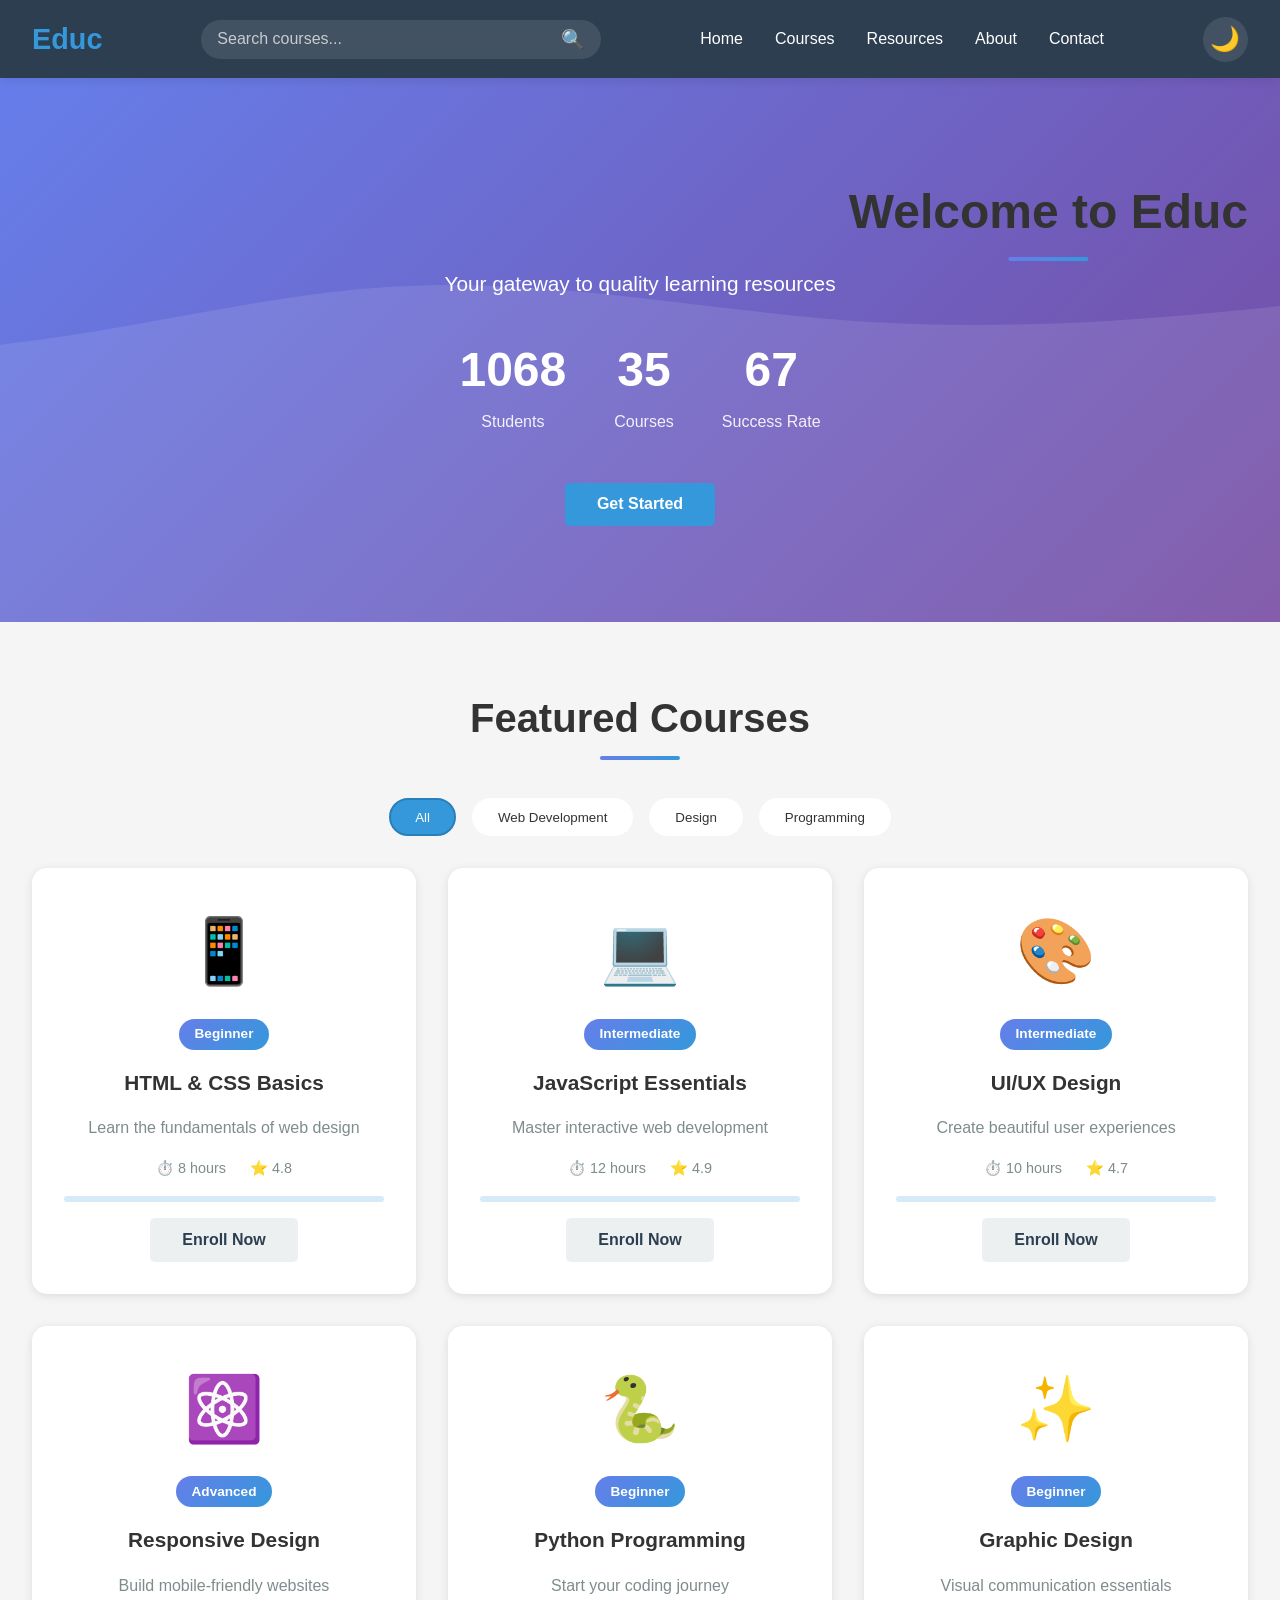
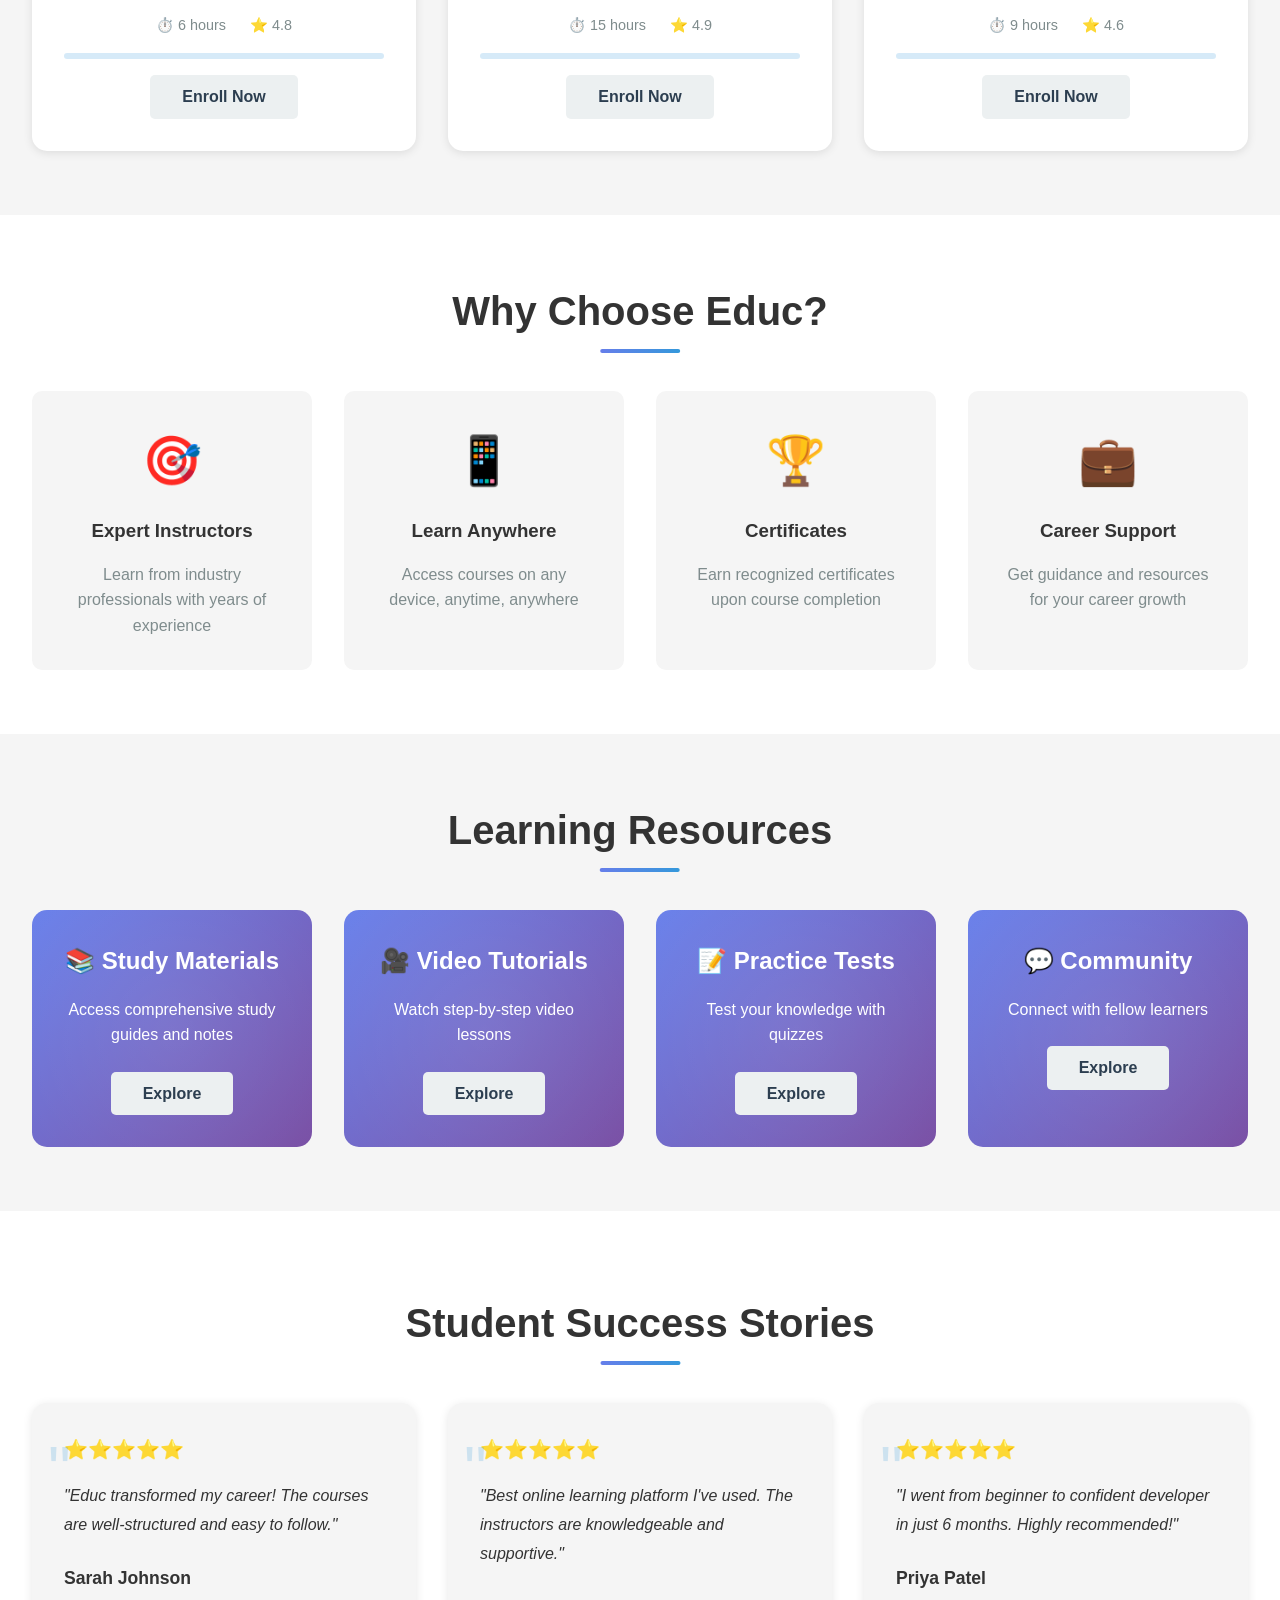
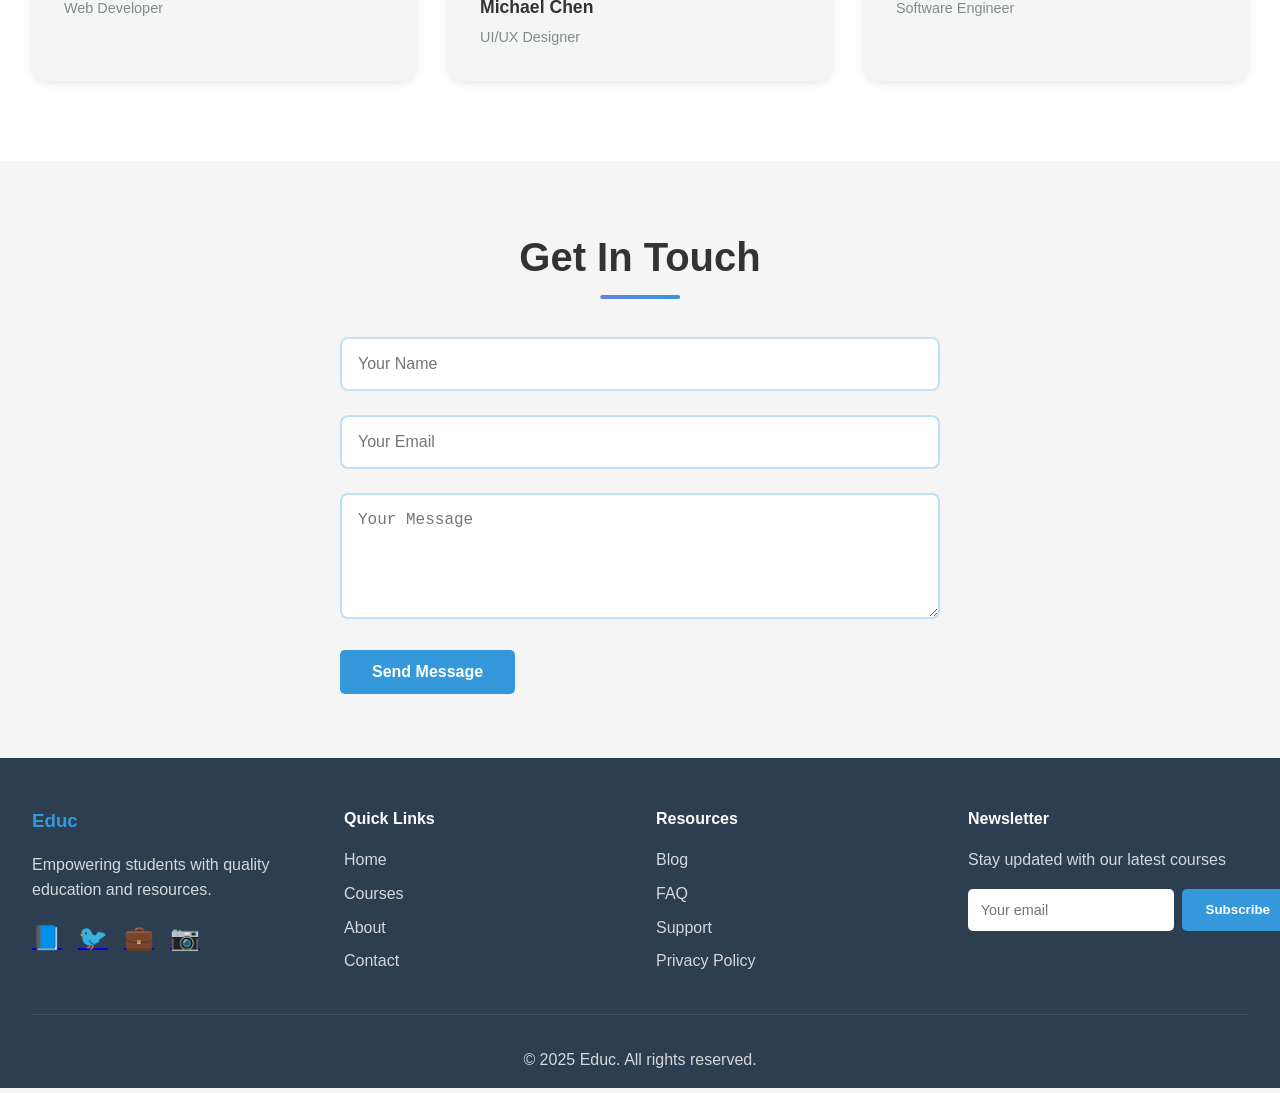
<file: index.html>
<!DOCTYPE html>
<html lang="en">
<head>
    <meta charset="UTF-8">
    <meta name="viewport" content="width=device-width, initial-scale=1.0">
    <title>Educ - Education Platform</title>
    <link rel="stylesheet" href="css/base.css">
    <link rel="stylesheet" href="css/layout.css">
    <link rel="stylesheet" href="css/components.css">
    <link rel="stylesheet" href="css/sections.css">
    <link rel="stylesheet" href="css/theme.css">
    <link rel="stylesheet" href="css/responsive.css">
</head>
<body>
    <div data-partial="header"></div>

    <main id="mainContent">
        <div data-partial="hero"></div>
        <div data-partial="courses"></div>
        <div data-partial="about"></div>
        <div data-partial="resources"></div>
        <div data-partial="testimonials"></div>
        <div data-partial="contact"></div>
    </main>

    <div data-partial="footer"></div>
    <div data-partial="scroll-top"></div>

    <script src="script.js" type="module"></script>
</body>
</html>
</file>
<file: css/base.css>
/* Base reset and typography */
* {
    margin: 0;
    padding: 0;
    box-sizing: border-box;
}

:root {
    --primary-color: #3498db;
    --secondary-color: #2c3e50;
    --accent-color: #667eea;
    --success-color: #2ecc71;
    --danger-color: #e74c3c;
    --text-color: #333;
    --bg-color: #f5f5f5;
    --card-bg: #ffffff;
    --shadow: 0 2px 10px rgba(0, 0, 0, 0.1);
    --shadow-hover: 0 10px 25px rgba(0, 0, 0, 0.15);
    --transition: all 0.3s ease;
}

body {
    font-family: 'Segoe UI', Tahoma, Geneva, Verdana, sans-serif;
    line-height: 1.6;
    color: var(--text-color);
    background-color: var(--bg-color);
    transition: background-color 0.3s ease, color 0.3s ease;
}

section {
    max-width: 1400px;
    margin: 0 auto;
    padding: 4rem 2rem;
}

section h2 {
    text-align: center;
    font-size: 2.5rem;
    margin-bottom: 3rem;
    color: var(--text-color);
    position: relative;
    display: inline-block;
    left: 50%;
    transform: translateX(-50%);
}

section h2::after {
    content: '';
    position: absolute;
    bottom: -10px;
    left: 50%;
    transform: translateX(-50%);
    width: 80px;
    height: 4px;
    background: linear-gradient(90deg, var(--accent-color), var(--primary-color));
    border-radius: 2px;
}

@keyframes fadeInUp {
    from {
        opacity: 0;
        transform: translateY(30px);
    }
    to {
        opacity: 1;
        transform: translateY(0);
    }
}

@keyframes slideInDown {
    from {
        opacity: 0;
        transform: translateY(-20px);
    }
    to {
        opacity: 1;
        transform: translateY(0);
    }
}
</file>
<file: css/layout.css>
/* Header and navigation */
header {
    background-color: var(--secondary-color);
    color: white;
    padding: 1rem 0;
    position: sticky;
    top: 0;
    z-index: 1000;
    box-shadow: var(--shadow);
}

.navbar {
    max-width: 1400px;
    margin: 0 auto;
    display: flex;
    justify-content: space-between;
    align-items: center;
    padding: 0 2rem;
    gap: 2rem;
}

.nav-brand h1 {
    font-size: 1.8rem;
    color: var(--primary-color);
    cursor: pointer;
}

/* Search box */
.search-box {
    display: flex;
    align-items: center;
    background: rgba(255, 255, 255, 0.1);
    border-radius: 25px;
    padding: 0.5rem 1rem;
    flex: 0 1 400px;
    transition: var(--transition);
}

.search-box:focus-within {
    background: rgba(255, 255, 255, 0.2);
    box-shadow: 0 0 15px rgba(52, 152, 219, 0.3);
}

.search-box input {
    background: transparent;
    border: none;
    color: white;
    width: 100%;
    outline: none;
    font-size: 1rem;
}

.search-box input::placeholder {
    color: rgba(255, 255, 255, 0.7);
}

#searchBtn {
    background: none;
    border: none;
    color: white;
    cursor: pointer;
    font-size: 1.2rem;
    transition: var(--transition);
}

#searchBtn:hover {
    transform: scale(1.2);
}

.nav-menu {
    display: flex;
    list-style: none;
    gap: 2rem;
}

.nav-link {
    color: white;
    text-decoration: none;
    transition: var(--transition);
    font-weight: 500;
    position: relative;
}

.nav-link::after {
    content: '';
    position: absolute;
    bottom: -5px;
    left: 0;
    width: 0;
    height: 2px;
    background: var(--primary-color);
    transition: width 0.3s ease;
}

.nav-link:hover::after {
    width: 100%;
}

.nav-link:hover {
    color: var(--primary-color);
}

.nav-controls {
    display: flex;
    gap: 1rem;
    align-items: center;
}

.theme-toggle {
    background: rgba(255, 255, 255, 0.1);
    border: none;
    color: white;
    font-size: 1.5rem;
    width: 45px;
    height: 45px;
    border-radius: 50%;
    cursor: pointer;
    transition: var(--transition);
}

.theme-toggle:hover {
    background: var(--primary-color);
    transform: rotate(20deg);
}

.nav-toggle {
    display: none;
    background: none;
    border: none;
    color: white;
    font-size: 1.5rem;
    cursor: pointer;
}
</file>
<file: css/components.css>
/* Buttons */
.btn-primary, .btn-secondary, .resource-btn {
    padding: 0.8rem 2rem;
    border: none;
    border-radius: 5px;
    cursor: pointer;
    font-size: 1rem;
    transition: var(--transition);
    font-weight: 600;
}

.btn-primary {
    background-color: var(--primary-color);
    color: white;
    animation: fadeInUp 1s ease 0.4s backwards;
}

.btn-primary:hover {
    background-color: #2980b9;
    transform: translateY(-2px);
    box-shadow: 0 5px 15px rgba(52, 152, 219, 0.3);
}

.btn-secondary, .resource-btn {
    background-color: #ecf0f1;
    color: var(--secondary-color);
}

.btn-secondary:hover, .resource-btn:hover {
    background-color: var(--primary-color);
    color: white;
    transform: translateY(-2px);
}

/* Filter bar */
.filter-bar {
    display: flex;
    justify-content: center;
    gap: 1rem;
    margin-bottom: 2rem;
    flex-wrap: wrap;
}

.filter-btn {
    padding: 0.6rem 1.5rem;
    background-color: var(--card-bg);
    border: 2px solid transparent;
    border-radius: 25px;
    cursor: pointer;
    transition: var(--transition);
    font-weight: 500;
    color: var(--text-color);
}

.filter-btn:hover {
    background-color: var(--primary-color);
    color: white;
}

.filter-btn.active {
    background-color: var(--primary-color);
    color: white;
    border-color: #2980b9;
}

/* Course cards */
.courses-grid {
    display: grid;
    grid-template-columns: repeat(auto-fit, minmax(320px, 1fr));
    gap: 2rem;
}

.course-card {
    background: var(--card-bg);
    border-radius: 15px;
    padding: 2rem;
    text-align: center;
    transition: var(--transition);
    box-shadow: var(--shadow);
    position: relative;
    overflow: hidden;
}

.course-card::before {
    content: '';
    position: absolute;
    top: 0;
    left: 0;
    right: 0;
    height: 5px;
    background: linear-gradient(90deg, var(--accent-color), var(--primary-color));
    transform: scaleX(0);
    transition: transform 0.3s ease;
}

.course-card:hover::before {
    transform: scaleX(1);
}

.course-card:hover {
    transform: translateY(-10px);
    box-shadow: var(--shadow-hover);
}

.course-card.hidden {
    display: none;
}

.course-badge {
    display: inline-block;
    background: linear-gradient(135deg, var(--accent-color), var(--primary-color));
    color: white;
    padding: 0.3rem 1rem;
    border-radius: 20px;
    font-size: 0.85rem;
    margin-bottom: 1rem;
    font-weight: 600;
}

.course-img {
    font-size: 4rem;
    margin-bottom: 1rem;
}

.course-card h3 {
    color: var(--text-color);
    margin-bottom: 1rem;
    font-size: 1.3rem;
}

.course-card p {
    color: #7f8c8d;
    margin-bottom: 1rem;
}

.course-meta {
    display: flex;
    justify-content: center;
    gap: 1.5rem;
    margin: 1rem 0;
    font-size: 0.9rem;
    color: #7f8c8d;
}

.progress-bar {
    width: 100%;
    height: 6px;
    background: rgba(52, 152, 219, 0.2);
    border-radius: 10px;
    margin: 1rem 0;
    overflow: hidden;
}

.progress-fill {
    height: 100%;
    background: linear-gradient(90deg, var(--accent-color), var(--primary-color));
    border-radius: 10px;
    transition: width 0.5s ease;
}

/* Feature cards */
.features-grid {
    display: grid;
    grid-template-columns: repeat(auto-fit, minmax(250px, 1fr));
    gap: 2rem;
}

.feature-card {
    text-align: center;
    padding: 2rem;
    border-radius: 10px;
    background: var(--bg-color);
    transition: var(--transition);
}

.feature-card:hover {
    transform: translateY(-5px);
    box-shadow: var(--shadow);
}

.feature-icon {
    font-size: 3rem;
    margin-bottom: 1rem;
}

.feature-card h3 {
    color: var(--text-color);
    margin-bottom: 1rem;
}

.feature-card p {
    color: #7f8c8d;
}

/* Resource cards */
.resources-grid {
    display: grid;
    grid-template-columns: repeat(auto-fit, minmax(280px, 1fr));
    gap: 2rem;
}

.resource-card {
    background: linear-gradient(135deg, var(--accent-color) 0%, #764ba2 100%);
    color: white;
    padding: 2rem;
    border-radius: 15px;
    text-align: center;
    transition: var(--transition);
    position: relative;
    overflow: hidden;
}

.resource-card::before {
    content: '';
    position: absolute;
    top: -50%;
    right: -50%;
    width: 200%;
    height: 200%;
    background: radial-gradient(circle, rgba(255, 255, 255, 0.1) 0%, transparent 70%);
    transition: transform 0.5s ease;
}

.resource-card:hover::before {
    transform: translate(-25%, -25%);
}

.resource-card:hover {
    transform: scale(1.05);
}

.resource-card h3 {
    font-size: 1.5rem;
    margin-bottom: 1rem;
    position: relative;
    z-index: 1;
}

.resource-card p {
    position: relative;
    z-index: 1;
    margin-bottom: 1.5rem;
}

.resource-btn {
    position: relative;
    z-index: 1;
}

/* Testimonials */
.testimonials-container {
    display: grid;
    grid-template-columns: repeat(auto-fit, minmax(300px, 1fr));
    gap: 2rem;
    max-width: 1400px;
    margin: 0 auto;
}

.testimonial-card {
    background: var(--bg-color);
    padding: 2rem;
    border-radius: 15px;
    box-shadow: var(--shadow);
    transition: var(--transition);
    position: relative;
}

.testimonial-card::before {
    content: '"';
    position: absolute;
    top: 1rem;
    left: 1rem;
    font-size: 4rem;
    color: var(--primary-color);
    opacity: 0.2;
}

.testimonial-card:hover {
    transform: translateY(-5px);
    box-shadow: var(--shadow-hover);
}

.testimonial-rating {
    font-size: 1.2rem;
    margin-bottom: 1rem;
}

.testimonial-text {
    font-style: italic;
    color: var(--text-color);
    margin-bottom: 1.5rem;
    line-height: 1.8;
}

.testimonial-author {
    display: flex;
    flex-direction: column;
    gap: 0.3rem;
}

.testimonial-author strong {
    color: var(--text-color);
    font-size: 1.1rem;
}

.testimonial-author span {
    color: #7f8c8d;
    font-size: 0.9rem;
}

/* Contact form */
.contact-form {
    max-width: 600px;
    margin: 0 auto;
}

.form-group {
    margin-bottom: 1.5rem;
}

.form-group input,
.form-group textarea {
    width: 100%;
    padding: 1rem;
    border: 2px solid rgba(52, 152, 219, 0.3);
    border-radius: 8px;
    font-size: 1rem;
    transition: var(--transition);
    background: var(--card-bg);
    color: var(--text-color);
}

.form-group input:focus,
.form-group textarea:focus {
    outline: none;
    border-color: var(--primary-color);
    box-shadow: 0 0 10px rgba(52, 152, 219, 0.2);
}

.error-message {
    color: var(--danger-color);
    font-size: 0.9rem;
    display: none;
    margin-top: 0.5rem;
}

.error-message.show {
    display: block;
}

.form-group input.error,
.form-group textarea.error {
    border-color: var(--danger-color);
}

.form-success {
    display: none;
    background-color: var(--success-color);
    color: white;
    padding: 1rem;
    border-radius: 5px;
    text-align: center;
    margin-top: 1rem;
    animation: slideInDown 0.5s ease;
}

.form-success.show {
    display: block;
}

/* Footer */
footer {
    background-color: var(--secondary-color);
    color: white;
    padding: 3rem 2rem 1rem;
}

.footer-content {
    max-width: 1400px;
    margin: 0 auto;
    display: grid;
    grid-template-columns: repeat(auto-fit, minmax(250px, 1fr));
    gap: 2rem;
    margin-bottom: 2rem;
}

.footer-section h3 {
    color: var(--primary-color);
    margin-bottom: 1rem;
}

.footer-section h4 {
    color: white;
    margin-bottom: 1rem;
}

.footer-section p {
    color: rgba(255, 255, 255, 0.8);
    margin-bottom: 1rem;
}

.footer-section ul {
    list-style: none;
}

.footer-section ul li {
    margin-bottom: 0.5rem;
}

.footer-section ul li a {
    color: rgba(255, 255, 255, 0.8);
    text-decoration: none;
    transition: var(--transition);
}

.footer-section ul li a:hover {
    color: var(--primary-color);
    padding-left: 5px;
}

.social-links {
    display: flex;
    gap: 1rem;
    margin-top: 1rem;
}

.social-links a {
    font-size: 1.5rem;
    transition: var(--transition);
}

.social-links a:hover {
    transform: translateY(-3px);
}

.newsletter-form {
    display: flex;
    gap: 0.5rem;
    margin-top: 1rem;
}

.newsletter-form input {
    flex: 1;
    padding: 0.8rem;
    border: none;
    border-radius: 5px;
    font-size: 0.9rem;
}

.newsletter-form button {
    padding: 0.8rem 1.5rem;
    background-color: var(--primary-color);
    color: white;
    border: none;
    border-radius: 5px;
    cursor: pointer;
    transition: var(--transition);
    font-weight: 600;
}

.newsletter-form button:hover {
    background-color: #2980b9;
}

.footer-bottom {
    text-align: center;
    padding-top: 2rem;
    border-top: 1px solid rgba(255, 255, 255, 0.1);
    color: rgba(255, 255, 255, 0.8);
}

/* Scroll to top */
.scroll-to-top {
    position: fixed;
    bottom: 30px;
    right: 30px;
    background: var(--primary-color);
    color: white;
    border: none;
    width: 50px;
    height: 50px;
    border-radius: 50%;
    font-size: 1.5rem;
    cursor: pointer;
    box-shadow: var(--shadow);
    transition: var(--transition);
    opacity: 0;
    visibility: hidden;
    z-index: 999;
}

.scroll-to-top.show {
    opacity: 1;
    visibility: visible;
}

.scroll-to-top:hover {
    background-color: #2980b9;
    transform: translateY(-5px);
}
</file>
<file: css/sections.css>
/* Hero section */
.hero {
    background: linear-gradient(135deg, #667eea 0%, #764ba2 100%);
    color: white;
    text-align: center;
    padding: 6rem 2rem;
    position: relative;
    overflow: hidden;
}

.hero::before {
    content: '';
    position: absolute;
    top: 0;
    left: 0;
    right: 0;
    bottom: 0;
    background: url('data:image/svg+xml,<svg xmlns="http://www.w3.org/2000/svg" viewBox="0 0 1440 320"><path fill="rgba(255,255,255,0.1)" d="M0,96L48,112C96,128,192,160,288,160C384,160,480,128,576,122.7C672,117,768,139,864,144C960,149,1056,139,1152,128C1248,117,1344,107,1392,101.3L1440,96L1440,320L1392,320C1344,320,1248,320,1152,320C1056,320,960,320,864,320C768,320,672,320,576,320C480,320,384,320,288,320C192,320,96,320,48,320L0,320Z"></path></svg>') no-repeat bottom;
    background-size: cover;
}

.hero-content {
    position: relative;
    z-index: 1;
}

.hero-content h2 {
    font-size: 3rem;
    margin-bottom: 1rem;
    animation: fadeInUp 1s ease;
}

.hero-content p {
    font-size: 1.3rem;
    margin-bottom: 2rem;
    animation: fadeInUp 1s ease 0.2s backwards;
}

.hero-stats {
    display: flex;
    justify-content: center;
    gap: 3rem;
    margin: 2rem 0 3rem;
    animation: fadeInUp 1s ease 0.3s backwards;
}

.stat-item {
    display: flex;
    flex-direction: column;
    align-items: center;
}

.stat-number {
    font-size: 3rem;
    font-weight: bold;
    color: white;
}

.stat-label {
    font-size: 1rem;
    opacity: 0.9;
}

/* Section backgrounds */
.about-section {
    background: var(--card-bg);
}

.resources-section {
    background-color: var(--bg-color);
}

.testimonials-section {
    background: var(--card-bg);
    padding: 5rem 2rem;
}

.contact-section {
    background-color: var(--bg-color);
}
</file>
<file: css/theme.css>
/* Dark theme overrides */
[data-theme="dark"] {
    --primary-color: #3498db;
    --secondary-color: #1a252f;
    --accent-color: #667eea;
    --success-color: #27ae60;
    --danger-color: #c0392b;
    --text-color: #e0e0e0;
    --bg-color: #0f1419;
    --card-bg: #1e2a35;
    --shadow: 0 2px 10px rgba(0, 0, 0, 0.5);
    --shadow-hover: 0 10px 25px rgba(0, 0, 0, 0.7);
}
</file>
<file: css/responsive.css>
/* Responsive Design */
@media (max-width: 1024px) {
    .search-box {
        flex: 0 1 300px;
    }
    
    .hero-stats {
        gap: 2rem;
    }
}

@media (max-width: 768px) {
    .navbar {
        flex-wrap: wrap;
    }
    
    .search-box {
        order: 3;
        flex: 1 1 100%;
        margin-top: 1rem;
    }
    
    .nav-menu {
        position: fixed;
        left: -100%;
        top: 80px;
        flex-direction: column;
        background-color: var(--secondary-color);
        width: 100%;
        text-align: center;
        transition: left 0.3s ease;
        padding: 2rem 0;
        gap: 1rem;
        box-shadow: var(--shadow);
    }

    .nav-menu.active {
        left: 0;
    }

    .nav-toggle {
        display: block;
    }

    .hero-content h2 {
        font-size: 2rem;
    }

    .hero-content p {
        font-size: 1rem;
    }
    
    .hero-stats {
        flex-direction: column;
        gap: 1.5rem;
    }
    
    .stat-number {
        font-size: 2.5rem;
    }

    section h2 {
        font-size: 2rem;
    }

    .courses-grid,
    .resources-grid,
    .features-grid {
        grid-template-columns: 1fr;
    }
    
    .testimonials-container {
        grid-template-columns: 1fr;
    }
    
    .footer-content {
        grid-template-columns: 1fr;
    }
}

@media (max-width: 480px) {
    .navbar {
        padding: 0 1rem;
    }

    .hero {
        padding: 4rem 1rem;
    }

    section {
        padding: 3rem 1rem;
    }

    .filter-bar {
        flex-direction: column;
    }

    .filter-btn {
        width: 100%;
    }
    
    .newsletter-form {
        flex-direction: column;
    }
    
    .scroll-to-top {
        bottom: 20px;
        right: 20px;
        width: 45px;
        height: 45px;
    }
}
</file>
